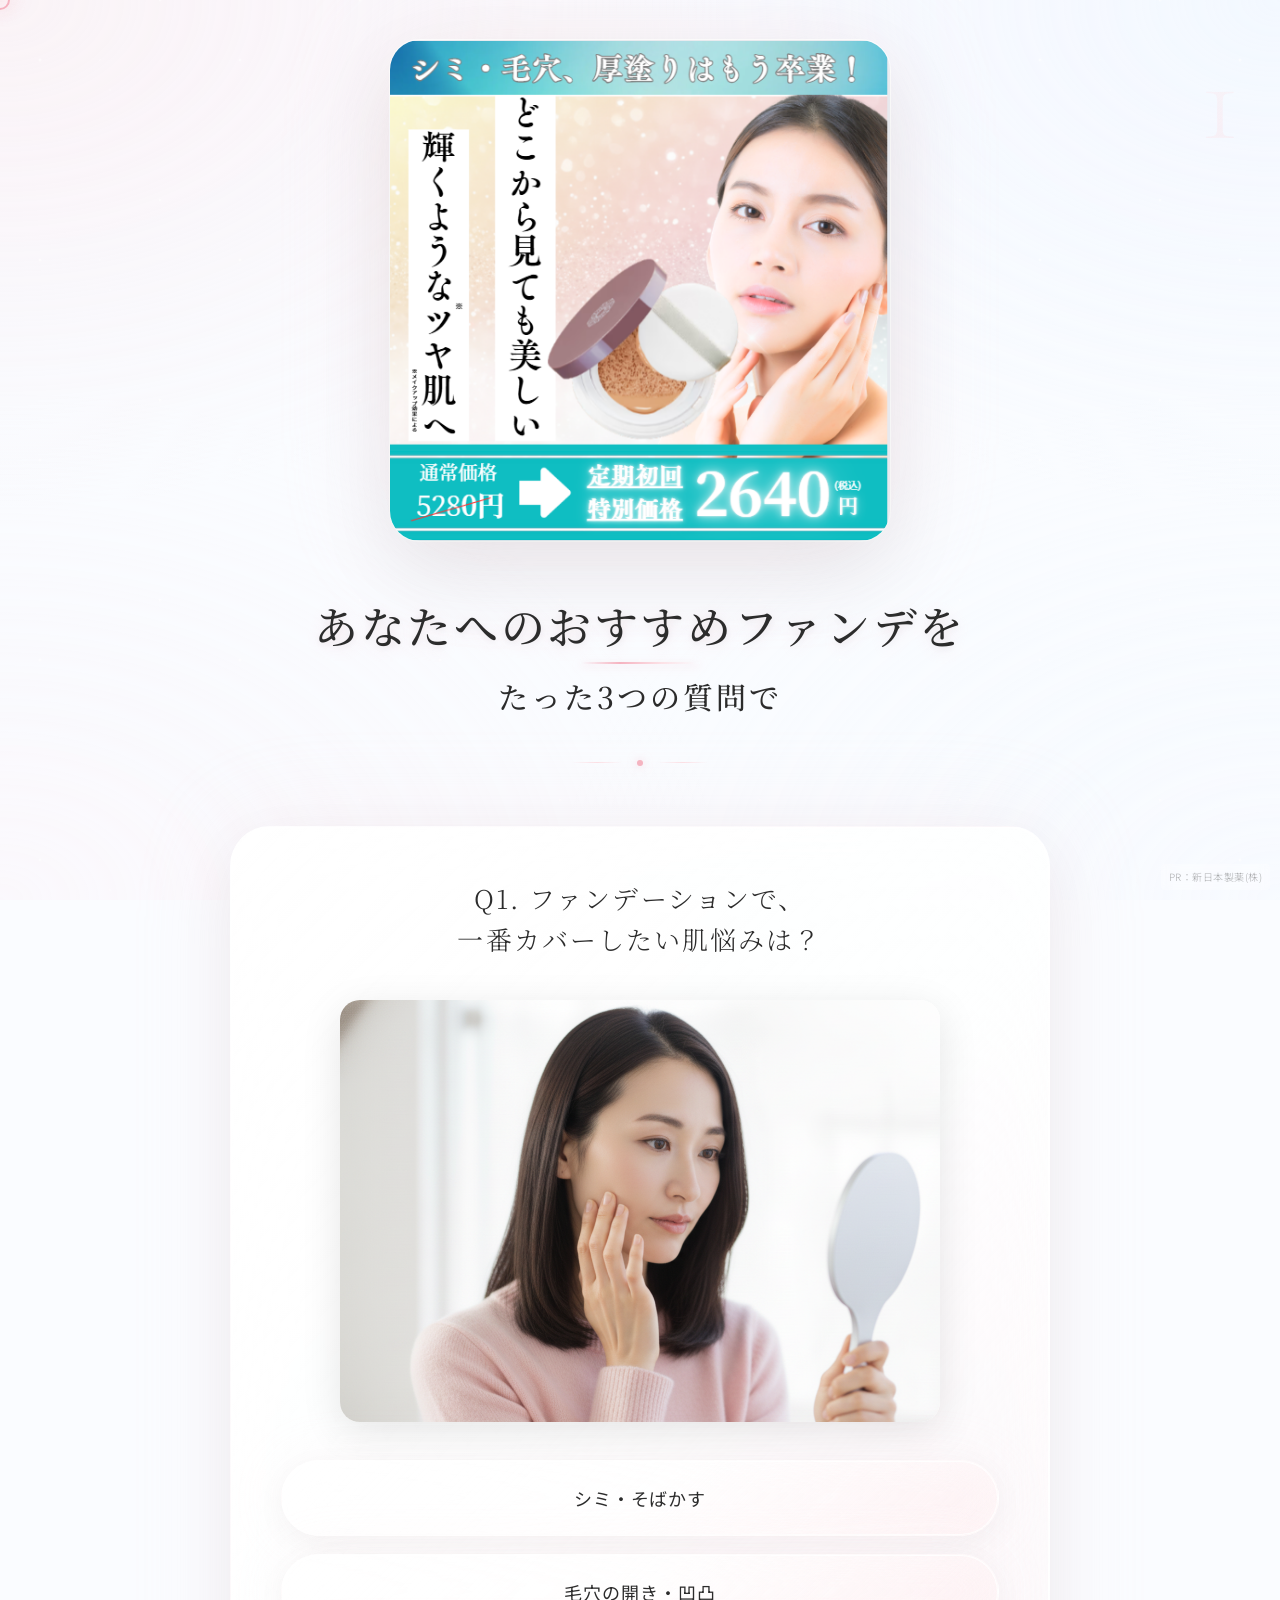
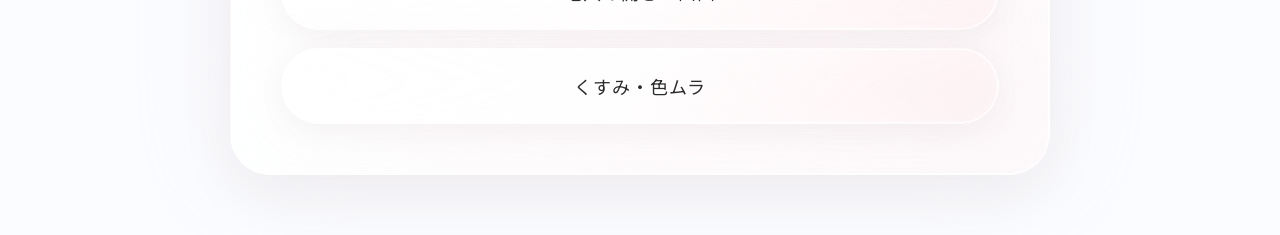
<file: index.html>
<!DOCTYPE html>
<html lang="ja">
<head>
    <meta charset="UTF-8">
    <meta name="viewport" content="width=device-width, initial-scale=1.0">
    <title>パーフェクトワン | たった3つの質問で、ベースメイクの最適解を</title>
    <link rel="stylesheet" href="styles.css">
    <link rel="preconnect" href="https://fonts.googleapis.com">
    <link rel="preconnect" href="https://fonts.gstatic.com" crossorigin>
    <link href="https://fonts.googleapis.com/css2?family=Cormorant+Garamond:wght@300;400;500;600&family=Noto+Serif+JP:wght@200;300;400;500&family=Noto+Sans+JP:wght@100;300;400;500;700&display=swap" rel="stylesheet">
    
    <!-- Meta Pixel Code -->
    <script>
    !function(f,b,e,v,n,t,s)
    {if(f.fbq)return;n=f.fbq=function(){n.callMethod?
    n.callMethod.apply(n,arguments):n.queue.push(arguments)};
    if(!f._fbq)f._fbq=n;n.push=n;n.loaded=!0;n.version='2.0';
    n.queue=[];t=b.createElement(e);t.async=!0;
    t.src=v;s=b.getElementsByTagName(e)[0];
    s.parentNode.insertBefore(t,s)}(window, document,'script',
    'https://connect.facebook.net/en_US/fbevents.js');
    fbq('init', '1067499045293329');
    fbq('track', 'PageView');
    </script>
    <noscript><img height="1" width="1" style="display:none"
    src="https://www.facebook.com/tr?id=1067499045293329&ev=PageView&noscript=1"
    /></noscript>
    <!-- End Meta Pixel Code -->
</head>
<body>
    <div id="app">
        <section id="section1" class="section active">
            <div class="container">
                <div class="main-visual">
                    <a href="https://www.shinnihonseiyaku.co.jp/lp/promotion/cosme/2375b_19/" class="product-link" target="_blank" rel="noopener noreferrer">
                        <img src="public/perfect-one-cushion.png" alt="パーフェクトワン グロウ＆カバークッションファンデーション" class="product-image">
                    </a>
                </div>
                <div class="main-copy-container">
                    <h1 class="main-copy">
                        <span class="copy-line1">あなたへのおすすめ<br class="sp-only">ファンデを</span>
                        <span class="copy-line2">たった3つの質問で</span>
                    </h1>
                    <div class="copy-decoration">
                        <span class="deco-line"></span>
                        <span class="deco-dot"></span>
                        <span class="deco-line"></span>
                    </div>
                </div>
                <div class="question-area">
                    <h2 class="question-title">Q1. ファンデーションで、<br>一番カバーしたい肌悩みは？</h2>
                    <div class="question-image-container">
                        <img src="public/question-image.png" alt="肌悩み" class="question-image">
                    </div>
                    <div class="options">
                        <button class="option-button q1-a" data-answer="A" onclick="selectAnswer(1, 'A')">
                            <span class="option-label">シミ・そばかす</span>
                        </button>
                        <button class="option-button q1-b" data-answer="B" onclick="selectAnswer(1, 'B')">
                            <span class="option-label">毛穴の開き・凹凸</span>
                        </button>
                        <button class="option-button q1-c" data-answer="C" onclick="selectAnswer(1, 'C')">
                            <span class="option-label">くすみ・色ムラ</span>
                        </button>
                    </div>
                </div>
            </div>
        </section>

        <section id="section2" class="section">
            <div class="container">
                <div class="progress-bar">
                    <span class="progress-text">Q2 / 全3問</span>
                    <div class="progress-track">
                        <div class="progress-fill" style="width: 66.67%;"></div>
                    </div>
                </div>
                <div class="question-area">
                    <h2 class="question-title">Q2. ファンデーションに、<br>本当に求めることは？</h2>
                    <div class="question-image-container">
                        <img src="public/question-image-q2.png" alt="ファンデーションに求めること" class="question-image question-image-q2">
                    </div>
                    <div class="options">
                        <button class="option-button q2-a" data-answer="A" onclick="selectAnswer(2, 'A')">
                            <span class="option-label">テクニックいらずの手軽さ</span>
                        </button>
                        <button class="option-button q2-b" data-answer="B" onclick="selectAnswer(2, 'B')">
                            <span class="option-label">カバー力と<br>軽い付け心地の両立</span>
                        </button>
                        <button class="option-button q2-c" data-answer="C" onclick="selectAnswer(2, 'C')">
                            <span class="option-label">メイク中のスキンケア効果</span>
                        </button>
                    </div>
                </div>
            </div>
        </section>

        <section id="section3" class="section">
            <div class="container">
                <div class="progress-bar">
                    <span class="progress-text">Q3 / 全3問</span>
                    <div class="progress-track">
                        <div class="progress-fill" style="width: 100%;"></div>
                    </div>
                </div>
                <div class="question-area">
                    <h2 class="question-title">Q3. あなたが目指す、<br>理想の仕上がりは？</h2>
                    <div class="question-image-container">
                        <img src="public/question-image-q3.png" alt="理想の仕上がり" class="question-image">
                    </div>
                    <div class="options">
                        <button class="option-button q3-a" data-answer="A" onclick="selectAnswer(3, 'A')">
                            <span class="option-label">うるおいに満ちたツヤ肌</span>
                        </button>
                        <button class="option-button q3-b" data-answer="B" onclick="selectAnswer(3, 'B')">
                            <span class="option-label">なめらかで均一な陶器肌</span>
                        </button>
                        <button class="option-button q3-c" data-answer="C" onclick="selectAnswer(3, 'C')">
                            <span class="option-label">肌悩みをカバーしながらも<br class="sp-only">血色感がプラスされた肌</span>
                        </button>
                    </div>
                </div>
            </div>
        </section>

        <section id="loading-section" class="section">
            <div class="container">
                <div class="loading-content">
                    <p class="thank-you">ありがとうございます。</p>
                    <p class="leading-text">では、そんなあなたへ...</p>
                    <div class="loading-animation">
                        <div class="ripple-container">
                            <div class="ripple"></div>
                            <div class="ripple"></div>
                            <div class="ripple"></div>
                        </div>
                    </div>
                    <p class="loading-text">最適なご提案を準備しています...</p>
                </div>
            </div>
        </section>
    </div>

    <!-- PR表記 -->
    <footer class="pr-footer">
        <p>PR：新日本製薬(株)</p>
    </footer>

    <script src="script.js"></script>
</body>
</html>
</file>
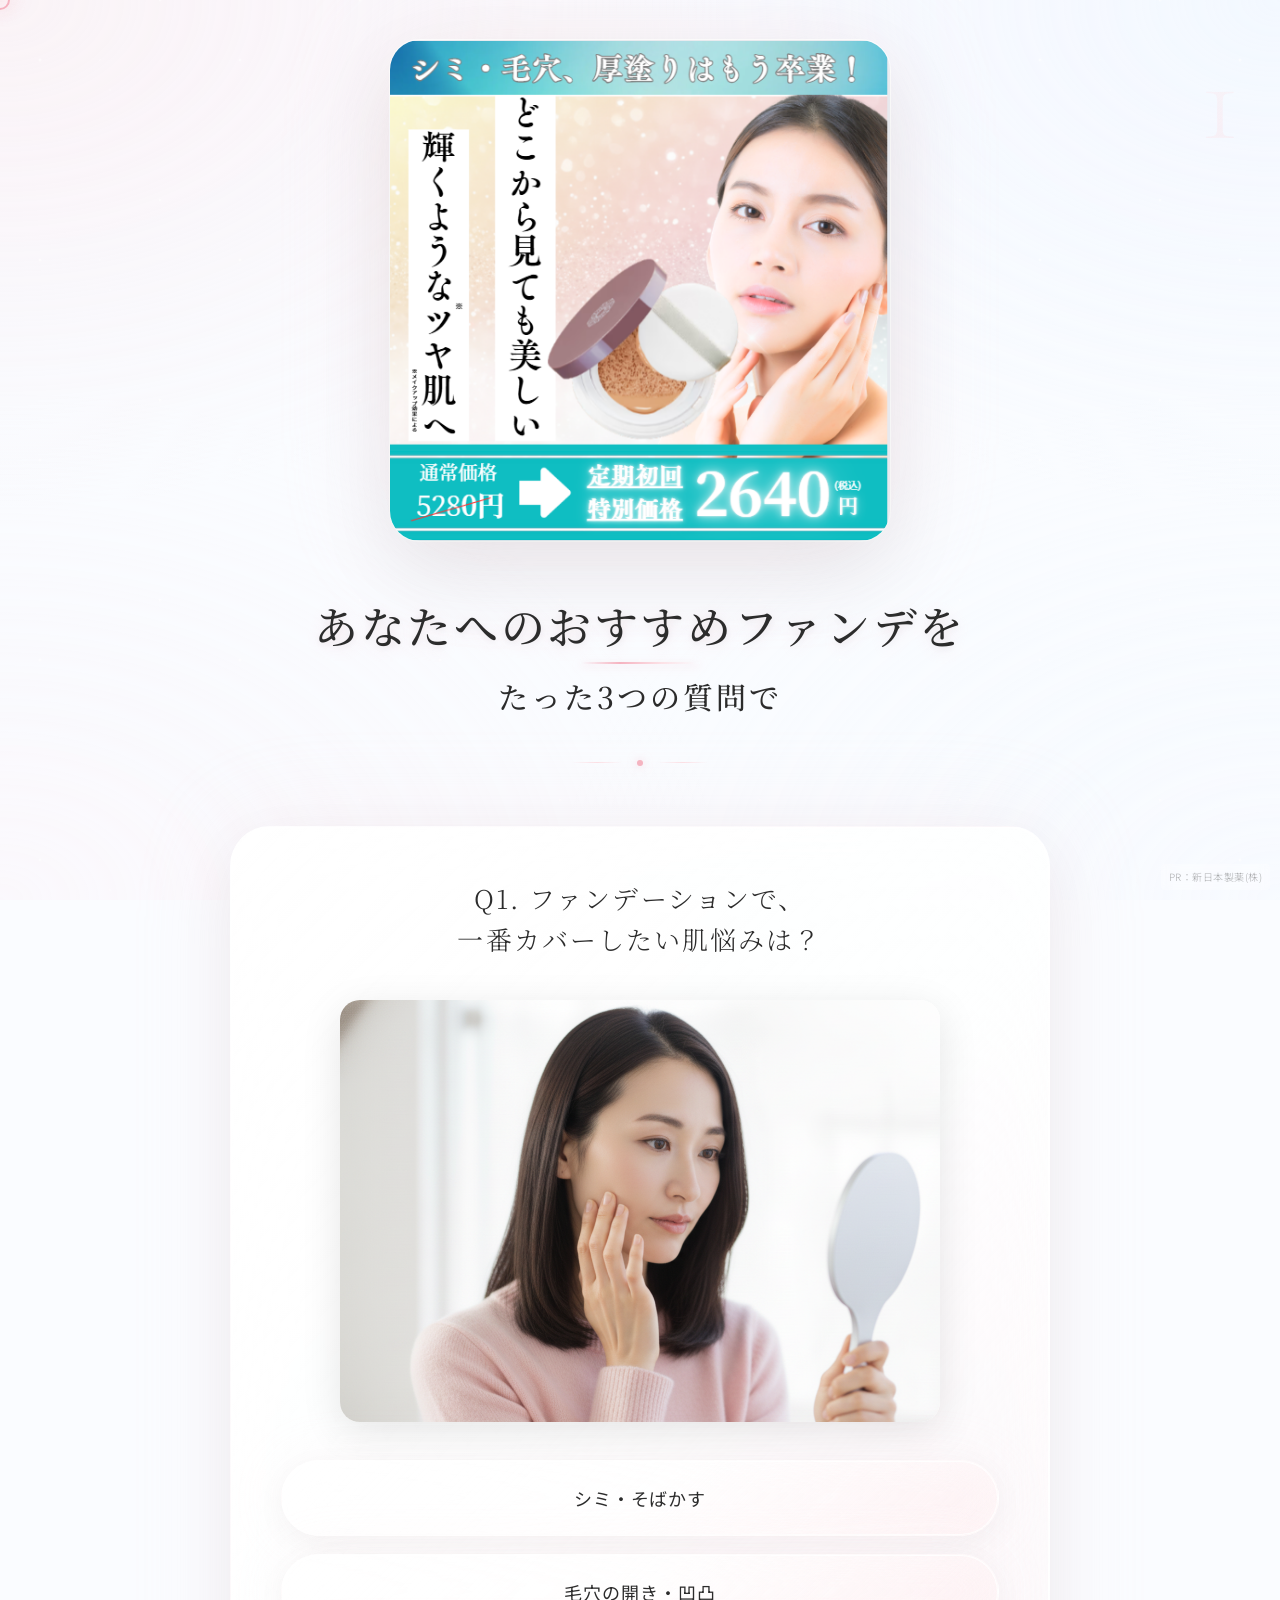
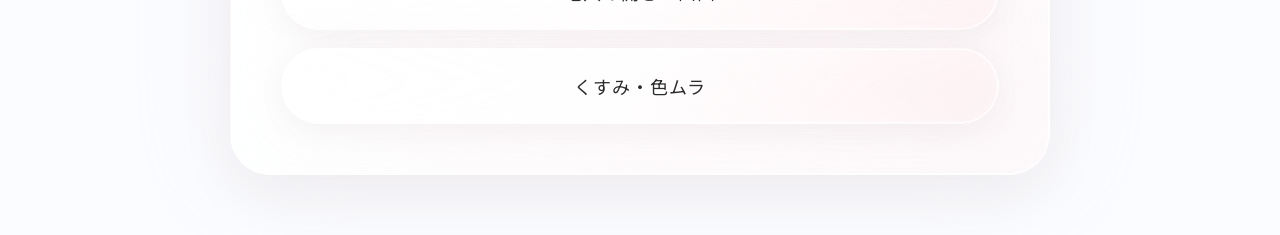
<file: cushion-anketo-1/index.html>
<!DOCTYPE html>
<html lang="ja">
<head>
    <meta charset="UTF-8">
    <meta name="viewport" content="width=device-width, initial-scale=1.0">
    <title>パーフェクトワン | たった3つの質問で、ベースメイクの最適解を</title>
    <link rel="stylesheet" href="../cushion-anketo-common/styles.css">
    <link rel="preconnect" href="https://fonts.googleapis.com">
    <link rel="preconnect" href="https://fonts.gstatic.com" crossorigin>
    <link href="https://fonts.googleapis.com/css2?family=Cormorant+Garamond:wght@300;400;500;600&family=Noto+Serif+JP:wght@200;300;400;500&family=Noto+Sans+JP:wght@100;300;400;500;700&display=swap" rel="stylesheet">
    
    <!-- Meta Pixel Code -->
    <script>
    !function(f,b,e,v,n,t,s)
    {if(f.fbq)return;n=f.fbq=function(){n.callMethod?
    n.callMethod.apply(n,arguments):n.queue.push(arguments)};
    if(!f._fbq)f._fbq=n;n.push=n;n.loaded=!0;n.version='2.0';
    n.queue=[];t=b.createElement(e);t.async=!0;
    t.src=v;s=b.getElementsByTagName(e)[0];
    s.parentNode.insertBefore(t,s)}(window, document,'script',
    'https://connect.facebook.net/en_US/fbevents.js');
    fbq('init', '1067499045293329');
    fbq('track', 'PageView');
    </script>
    <noscript><img height="1" width="1" style="display:none"
    src="https://www.facebook.com/tr?id=1067499045293329&ev=PageView&noscript=1"
    /></noscript>
    <!-- End Meta Pixel Code -->
</head>
<body data-sales-link="https://greatasp.com/link.php?i=pi7o66ridb7f&m=mi6f5xl5wn0u">
    <div id="app">
        <section id="section1" class="section active">
            <div class="container">
                <div class="main-visual">
                    <a href="https://greatasp.com/link.php?i=pi7o66ridb7f&m=mi6f5xl5wn0u" class="product-link" target="_blank" rel="noopener noreferrer">
                        <img src="../cushion-anketo-common/public/perfect-one-cushion.png" alt="パーフェクトワン グロウ＆カバークッションファンデーション" class="product-image">
                    </a>
                </div>
                <div class="main-copy-container">
                    <h1 class="main-copy">
                        <span class="copy-line1">あなたへのおすすめ<br class="sp-only">ファンデを</span>
                        <span class="copy-line2">たった3つの質問で</span>
                    </h1>
                    <div class="copy-decoration">
                        <span class="deco-line"></span>
                        <span class="deco-dot"></span>
                        <span class="deco-line"></span>
                    </div>
                </div>
                <div class="question-area">
                    <h2 class="question-title">Q1. ファンデーションで、<br>一番カバーしたい肌悩みは？</h2>
                    <div class="question-image-container">
                        <img src="../cushion-anketo-common/public/question-image.png" alt="肌悩み" class="question-image">
                    </div>
                    <div class="options">
                        <button class="option-button q1-a" data-answer="A" onclick="selectAnswer(1, 'A')">
                            <span class="option-label">シミ・そばかす</span>
                        </button>
                        <button class="option-button q1-b" data-answer="B" onclick="selectAnswer(1, 'B')">
                            <span class="option-label">毛穴の開き・凹凸</span>
                        </button>
                        <button class="option-button q1-c" data-answer="C" onclick="selectAnswer(1, 'C')">
                            <span class="option-label">くすみ・色ムラ</span>
                        </button>
                    </div>
                </div>
            </div>
        </section>

        <section id="section2" class="section">
            <div class="container">
                <div class="progress-bar">
                    <span class="progress-text">Q2 / 全3問</span>
                    <div class="progress-track">
                        <div class="progress-fill" style="width: 66.67%;"></div>
                    </div>
                </div>
                <div class="question-area">
                    <h2 class="question-title">Q2. ファンデーションに、<br>本当に求めることは？</h2>
                    <div class="question-image-container">
                        <img src="../cushion-anketo-common/public/question-image-q2.png" alt="ファンデーションに求めること" class="question-image question-image-q2">
                    </div>
                    <div class="options">
                        <button class="option-button q2-a" data-answer="A" onclick="selectAnswer(2, 'A')">
                            <span class="option-label">テクニックいらずの手軽さ</span>
                        </button>
                        <button class="option-button q2-b" data-answer="B" onclick="selectAnswer(2, 'B')">
                            <span class="option-label">カバー力と<br>軽い付け心地の両立</span>
                        </button>
                        <button class="option-button q2-c" data-answer="C" onclick="selectAnswer(2, 'C')">
                            <span class="option-label">メイク中のスキンケア効果</span>
                        </button>
                    </div>
                </div>
            </div>
        </section>

        <section id="section3" class="section">
            <div class="container">
                <div class="progress-bar">
                    <span class="progress-text">Q3 / 全3問</span>
                    <div class="progress-track">
                        <div class="progress-fill" style="width: 100%;"></div>
                    </div>
                </div>
                <div class="question-area">
                    <h2 class="question-title">Q3. あなたが目指す、<br>理想の仕上がりは？</h2>
                    <div class="question-image-container">
                        <img src="../cushion-anketo-common/public/question-image-q3.png" alt="理想の仕上がり" class="question-image">
                    </div>
                    <div class="options">
                        <button class="option-button q3-a" data-answer="A" onclick="selectAnswer(3, 'A')">
                            <span class="option-label">うるおいに満ちたツヤ肌</span>
                        </button>
                        <button class="option-button q3-b" data-answer="B" onclick="selectAnswer(3, 'B')">
                            <span class="option-label">なめらかで均一な陶器肌</span>
                        </button>
                        <button class="option-button q3-c" data-answer="C" onclick="selectAnswer(3, 'C')">
                            <span class="option-label">肌悩みをカバーしながらも<br class="sp-only">血色感がプラスされた肌</span>
                        </button>
                    </div>
                </div>
            </div>
        </section>

        <section id="loading-section" class="section">
            <div class="container">
                <div class="loading-content">
                    <p class="thank-you">ありがとうございます。</p>
                    <p class="leading-text">では、そんなあなたへ...</p>
                    <div class="loading-animation">
                        <div class="ripple-container">
                            <div class="ripple"></div>
                            <div class="ripple"></div>
                            <div class="ripple"></div>
                        </div>
                    </div>
                    <p class="loading-text">最適なご提案を準備しています...</p>
                </div>
            </div>
        </section>
    </div>

    <!-- PR表記 -->
    <footer class="pr-footer">
        <p>PR：新日本製薬(株)</p>
    </footer>

    <script src="../cushion-anketo-common/script.js"></script>
</body>
</html>
</file>
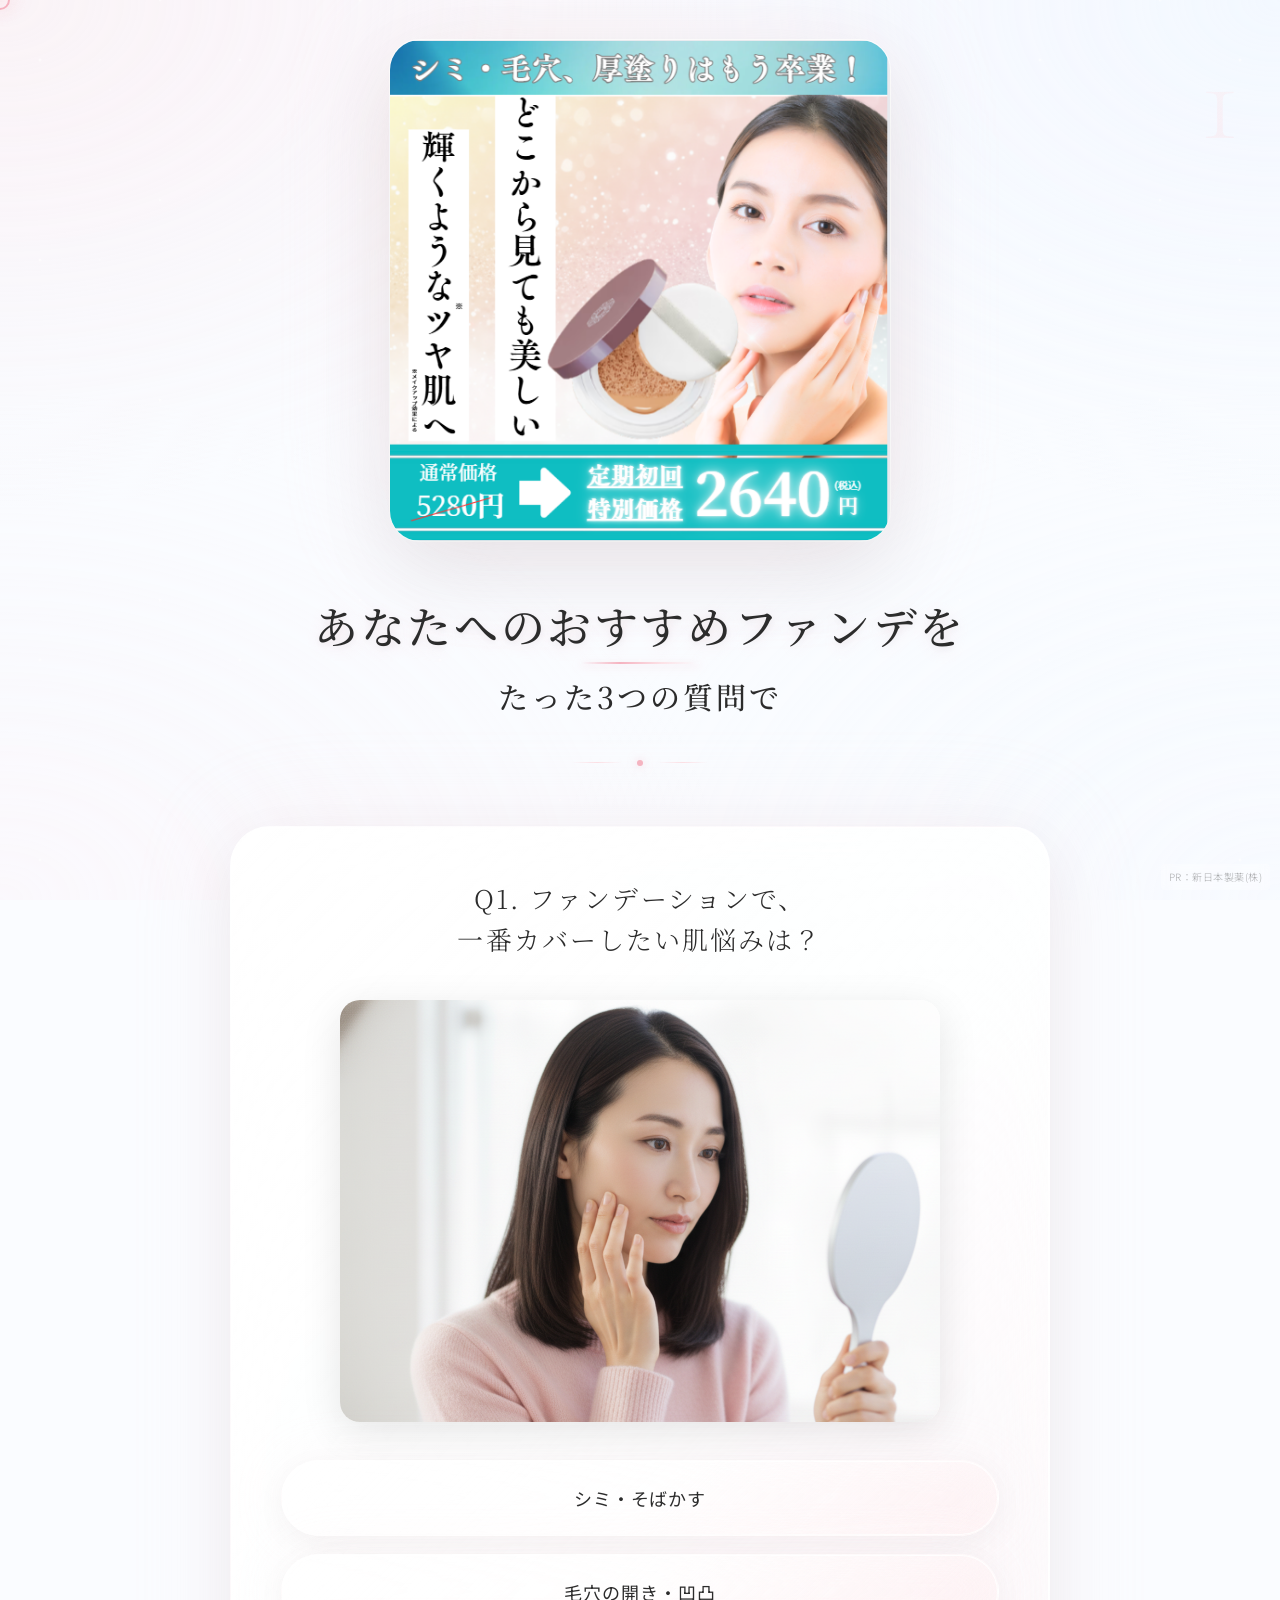
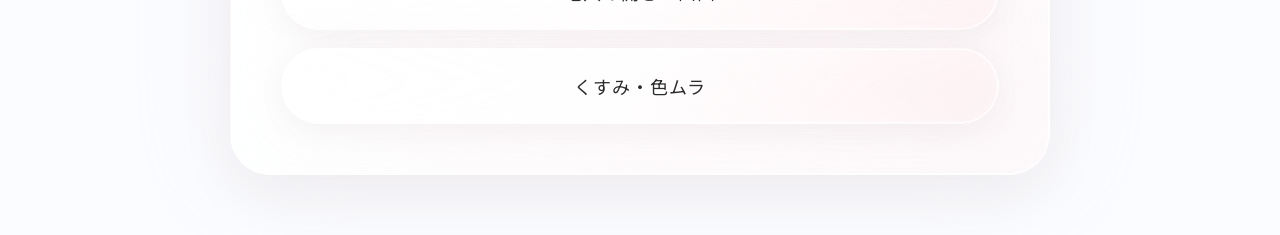
<file: cushion-anketo-2/index.html>
<!DOCTYPE html>
<html lang="ja">
<head>
    <meta charset="UTF-8">
    <meta name="viewport" content="width=device-width, initial-scale=1.0">
    <title>パーフェクトワン | たった3つの質問で、ベースメイクの最適解を</title>
    <link rel="stylesheet" href="../cushion-anketo-common/styles.css">
    <link rel="preconnect" href="https://fonts.googleapis.com">
    <link rel="preconnect" href="https://fonts.gstatic.com" crossorigin>
    <link href="https://fonts.googleapis.com/css2?family=Cormorant+Garamond:wght@300;400;500;600&family=Noto+Serif+JP:wght@200;300;400;500&family=Noto+Sans+JP:wght@100;300;400;500;700&display=swap" rel="stylesheet">
    
    <!-- Meta Pixel Code -->
    <script>
    !function(f,b,e,v,n,t,s)
    {if(f.fbq)return;n=f.fbq=function(){n.callMethod?
    n.callMethod.apply(n,arguments):n.queue.push(arguments)};
    if(!f._fbq)f._fbq=n;n.push=n;n.loaded=!0;n.version='2.0';
    n.queue=[];t=b.createElement(e);t.async=!0;
    t.src=v;s=b.getElementsByTagName(e)[0];
    s.parentNode.insertBefore(t,s)}(window, document,'script',
    'https://connect.facebook.net/en_US/fbevents.js');
    fbq('init', '1067499045293329');
    fbq('track', 'PageView');
    </script>
    <noscript><img height="1" width="1" style="display:none"
    src="https://www.facebook.com/tr?id=1067499045293329&ev=PageView&noscript=1"
    /></noscript>
    <!-- End Meta Pixel Code -->
</head>
<body data-sales-link="https://greatasp.com/link.php?i=pi7o6beemjrm&m=mi73szi7s9zb">
    <div id="app">
        <section id="section1" class="section active">
            <div class="container">
                <div class="main-visual">
                    <a href="https://greatasp.com/link.php?i=pi7o6beemjrm&m=mi73szi7s9zb" class="product-link" target="_blank" rel="noopener noreferrer">
                        <img src="../cushion-anketo-common/public/perfect-one-cushion.png" alt="パーフェクトワン グロウ＆カバークッションファンデーション" class="product-image">
                    </a>
                </div>
                <div class="main-copy-container">
                    <h1 class="main-copy">
                        <span class="copy-line1">あなたへのおすすめ<br class="sp-only">ファンデを</span>
                        <span class="copy-line2">たった3つの質問で</span>
                    </h1>
                    <div class="copy-decoration">
                        <span class="deco-line"></span>
                        <span class="deco-dot"></span>
                        <span class="deco-line"></span>
                    </div>
                </div>
                <div class="question-area">
                    <h2 class="question-title">Q1. ファンデーションで、<br>一番カバーしたい肌悩みは？</h2>
                    <div class="question-image-container">
                        <img src="../cushion-anketo-common/public/question-image.png" alt="肌悩み" class="question-image">
                    </div>
                    <div class="options">
                        <button class="option-button q1-a" data-answer="A" onclick="selectAnswer(1, 'A')">
                            <span class="option-label">シミ・そばかす</span>
                        </button>
                        <button class="option-button q1-b" data-answer="B" onclick="selectAnswer(1, 'B')">
                            <span class="option-label">毛穴の開き・凹凸</span>
                        </button>
                        <button class="option-button q1-c" data-answer="C" onclick="selectAnswer(1, 'C')">
                            <span class="option-label">くすみ・色ムラ</span>
                        </button>
                    </div>
                </div>
            </div>
        </section>

        <section id="section2" class="section">
            <div class="container">
                <div class="progress-bar">
                    <span class="progress-text">Q2 / 全3問</span>
                    <div class="progress-track">
                        <div class="progress-fill" style="width: 66.67%;"></div>
                    </div>
                </div>
                <div class="question-area">
                    <h2 class="question-title">Q2. ファンデーションに、<br>本当に求めることは？</h2>
                    <div class="question-image-container">
                        <img src="../cushion-anketo-common/public/question-image-q2.png" alt="ファンデーションに求めること" class="question-image question-image-q2">
                    </div>
                    <div class="options">
                        <button class="option-button q2-a" data-answer="A" onclick="selectAnswer(2, 'A')">
                            <span class="option-label">テクニックいらずの手軽さ</span>
                        </button>
                        <button class="option-button q2-b" data-answer="B" onclick="selectAnswer(2, 'B')">
                            <span class="option-label">カバー力と<br>軽い付け心地の両立</span>
                        </button>
                        <button class="option-button q2-c" data-answer="C" onclick="selectAnswer(2, 'C')">
                            <span class="option-label">メイク中のスキンケア効果</span>
                        </button>
                    </div>
                </div>
            </div>
        </section>

        <section id="section3" class="section">
            <div class="container">
                <div class="progress-bar">
                    <span class="progress-text">Q3 / 全3問</span>
                    <div class="progress-track">
                        <div class="progress-fill" style="width: 100%;"></div>
                    </div>
                </div>
                <div class="question-area">
                    <h2 class="question-title">Q3. あなたが目指す、<br>理想の仕上がりは？</h2>
                    <div class="question-image-container">
                        <img src="../cushion-anketo-common/public/question-image-q3.png" alt="理想の仕上がり" class="question-image">
                    </div>
                    <div class="options">
                        <button class="option-button q3-a" data-answer="A" onclick="selectAnswer(3, 'A')">
                            <span class="option-label">うるおいに満ちたツヤ肌</span>
                        </button>
                        <button class="option-button q3-b" data-answer="B" onclick="selectAnswer(3, 'B')">
                            <span class="option-label">なめらかで均一な陶器肌</span>
                        </button>
                        <button class="option-button q3-c" data-answer="C" onclick="selectAnswer(3, 'C')">
                            <span class="option-label">肌悩みをカバーしながらも<br class="sp-only">血色感がプラスされた肌</span>
                        </button>
                    </div>
                </div>
            </div>
        </section>

        <section id="loading-section" class="section">
            <div class="container">
                <div class="loading-content">
                    <p class="thank-you">ありがとうございます。</p>
                    <p class="leading-text">では、そんなあなたへ...</p>
                    <div class="loading-animation">
                        <div class="ripple-container">
                            <div class="ripple"></div>
                            <div class="ripple"></div>
                            <div class="ripple"></div>
                        </div>
                    </div>
                    <p class="loading-text">最適なご提案を準備しています...</p>
                </div>
            </div>
        </section>
    </div>

    <!-- PR表記 -->
    <footer class="pr-footer">
        <p>PR：新日本製薬(株)</p>
    </footer>

    <script src="../cushion-anketo-common/script.js"></script>
</body>
</html>
</file>
<file: styles.css>
* {
    margin: 0;
    padding: 0;
    box-sizing: border-box;
}

:root {
    --primary-color: #ffffff;
    --accent-color: #fce0e5;
    --accent-light: #fff5f7;
    --accent-dark: #f5b3c0;
    --accent-gradient: linear-gradient(135deg, #fff0f3 0%, #fce0e5 50%, #f5b3c0 100%);
    --premium-gradient: linear-gradient(135deg, #fafcff 0%, #f5f9ff 25%, #fff5f8 75%, #fce0e5 100%);
    --glass-gradient: linear-gradient(135deg, rgba(255,255,255,0.9) 0%, rgba(255,255,255,0.7) 50%, rgba(252,224,229,0.3) 100%);
    --shine-gradient: linear-gradient(45deg, transparent 30%, rgba(255,255,255,0.8) 50%, transparent 70%);
    --text-primary: #2c2c2c;
    --text-secondary: #5a5a5a;
    --border-color: rgba(255, 255, 255, 0.3);
    --glass-bg: rgba(255, 255, 255, 0.85);
    --shadow-light: 0 10px 40px rgba(252, 224, 229, 0.3);
    --shadow-medium: 0 20px 60px rgba(252, 224, 229, 0.4);
    --shadow-glow: 0 0 80px rgba(252, 224, 229, 0.6);
    --backdrop-blur: blur(20px);
}

body {
    font-family: 'Noto Sans JP', 'Cormorant Garamond', -apple-system, BlinkMacSystemFont, sans-serif;
    background: #fafcff;
    color: var(--text-primary);
    line-height: 1.8;
    overflow-x: hidden;
    min-height: 100vh;
    position: relative;
    cursor: none;
    font-weight: 300;
    letter-spacing: 0.02em;
}

/* タッチデバイスではデフォルトカーソル */
@media (hover: none) and (pointer: coarse) {
    body {
        cursor: auto;
    }
    .cursor, .cursor-follower {
        display: none;
    }
}

/* 背景の水彩エフェクト */
body::before {
    content: '';
    position: fixed;
    top: 0;
    left: 0;
    right: 0;
    bottom: 0;
    background: 
        radial-gradient(ellipse at top left, rgba(252, 224, 229, 0.4) 0%, transparent 40%),
        radial-gradient(ellipse at top right, rgba(230, 240, 255, 0.4) 0%, transparent 40%),
        radial-gradient(ellipse at bottom left, rgba(255, 240, 245, 0.3) 0%, transparent 40%),
        radial-gradient(ellipse at bottom right, rgba(240, 248, 255, 0.3) 0%, transparent 40%);
    opacity: 0.8;
    z-index: 0;
    animation: watercolor 20s ease-in-out infinite;
}

@keyframes watercolor {
    0%, 100% {
        transform: scale(1) rotate(0deg);
        filter: blur(40px);
    }
    50% {
        transform: scale(1.1) rotate(5deg);
        filter: blur(60px);
    }
}

/* キラキラエフェクト */
body::after {
    content: '';
    position: fixed;
    top: 0;
    left: 0;
    width: 100%;
    height: 100%;
    background-image: 
        radial-gradient(2px 2px at 20% 30%, rgba(255,255,255,0.9), transparent),
        radial-gradient(2px 2px at 60% 70%, rgba(255,255,255,0.8), transparent),
        radial-gradient(1px 1px at 90% 10%, rgba(255,255,255,0.9), transparent),
        radial-gradient(1px 1px at 15% 80%, rgba(255,255,255,0.8), transparent);
    background-size: 200px 200px;
    background-position: 0 0, 40px 60px, 130px 270px, 70px 100px;
    animation: sparkle 10s linear infinite;
    z-index: 1;
    pointer-events: none;
}

@keyframes sparkle {
    to {
        background-position: 200px 0, 240px 60px, 330px 270px, 270px 100px;
    }
}

/* カスタムカーソル */
.cursor {
    position: absolute;
    width: 20px;
    height: 20px;
    border: 2px solid var(--accent-dark);
    background: rgba(252, 224, 229, 0.2);
    border-radius: 50%;
    pointer-events: none;
    z-index: 9999;
    transform: translate(-50%, -50%);
    box-shadow: 
        0 0 20px rgba(252, 224, 229, 0.6),
        inset 0 0 10px rgba(255, 255, 255, 0.3);
    transition: opacity 0.3s ease, border-color 0.3s ease, background-color 0.3s ease, transform 0.3s ease;
    will-change: left, top;
}

.cursor-follower {
    position: absolute;
    width: 40px;
    height: 40px;
    background: radial-gradient(circle, rgba(252, 224, 229, 0.4) 0%, transparent 70%);
    border-radius: 50%;
    pointer-events: none;
    z-index: 9998;
    transform: translate(-50%, -50%);
    filter: blur(4px);
    transition: opacity 0.3s ease;
    will-change: left, top;
}

.cursor.cursor-hover {
    border-color: var(--accent-color);
    background: rgba(252, 224, 229, 0.4);
    transform: translate(-50%, -50%) scale(1.5);
}

.cursor-follower.cursor-hover {
    transform: translate(-50%, -50%) scale(1.2);
    background: radial-gradient(circle, rgba(252, 224, 229, 0.6) 0%, transparent 70%);
}

#app {
    min-height: 100vh;
    position: relative;
    z-index: 2;
}

.section {
    display: none;
    min-height: 100vh;
    padding: 40px 0 60px 0;
    opacity: 0;
    transform: translateY(30px);
    transition: all 0.8s cubic-bezier(0.25, 0.46, 0.45, 0.94);
}

.section.active {
    display: flex;
    align-items: center;
    justify-content: center;
    opacity: 1;
    transform: translateY(0);
    animation: sectionReveal 0.8s cubic-bezier(0.25, 0.46, 0.45, 0.94);
}

@keyframes sectionReveal {
    0% {
        opacity: 0;
        transform: translateY(30px) scale(0.98);
        filter: blur(8px);
    }
    100% {
        opacity: 1;
        transform: translateY(0) scale(1);
        filter: blur(0);
    }
}

.container {
    max-width: 900px;
    margin: 0 auto;
    padding: 0 40px;
    width: 100%;
}

/* 質問番号表示 */
.question-number {
    position: absolute;
    top: 40px;
    right: 40px;
    font-size: 120px;
    font-weight: 100;
    color: transparent;
    font-family: 'Cormorant Garamond', serif;
    line-height: 1;
    z-index: 1;
    background: linear-gradient(135deg, rgba(252, 224, 229, 0.2), rgba(252, 224, 229, 0.4));
    -webkit-background-clip: text;
    background-clip: text;
    animation: numberGlow 3s ease-in-out infinite;
}

@keyframes numberGlow {
    0%, 100% {
        filter: drop-shadow(0 0 20px rgba(252, 224, 229, 0.5));
    }
    50% {
        filter: drop-shadow(0 0 40px rgba(252, 224, 229, 0.8));
    }
}

.main-visual {
    text-align: center;
    margin-bottom: 50px;
    position: relative;
}

.product-image {
    width: 100%;
    max-width: 500px;
    height: auto;
    border-radius: 30px;
    box-shadow: 
        0 30px 80px rgba(0, 0, 0, 0.08),
        0 0 0 1px rgba(255, 255, 255, 0.9),
        inset 0 0 30px rgba(255, 255, 255, 0.5),
        0 0 120px rgba(252, 224, 229, 0.4);
    transition: all 0.6s cubic-bezier(0.25, 0.46, 0.45, 0.94);
    animation: floatImage 8s ease-in-out infinite;
    position: relative;
    overflow: hidden;
}

.product-image::before {
    content: '';
    position: absolute;
    top: -50%;
    left: -50%;
    width: 200%;
    height: 200%;
    background: var(--shine-gradient);
    transform: rotate(45deg);
    animation: imageShine 6s ease-in-out infinite;
}

@keyframes imageShine {
    0%, 100% {
        transform: translateX(-100%) translateY(-100%) rotate(45deg);
    }
    50% {
        transform: translateX(100%) translateY(100%) rotate(45deg);
    }
}

@keyframes floatImage {
    0%, 100% {
        transform: translateY(0);
    }
    25% {
        transform: translateY(-15px);
    }
    75% {
        transform: translateY(-5px);
    }
}

.product-image:hover {
    transform: scale(1.02);
    box-shadow: 
        0 40px 100px rgba(0, 0, 0, 0.1),
        0 0 0 1px rgba(255, 255, 255, 1),
        0 0 150px rgba(252, 224, 229, 0.6);
}

.main-copy-container {
    text-align: center;
    margin-bottom: 60px;
    opacity: 0;
    animation: fadeInUp 1s ease-out 0.3s forwards;
}


.main-copy {
    font-family: 'Noto Serif JP', 'Cormorant Garamond', serif;
    color: var(--text-primary);
    line-height: 1.6;
    margin-bottom: 40px;
    text-align: center;
}

.copy-line1 {
    display: block;
    font-size: clamp(28px, 4.5vw, 44px);
    font-weight: 500;
    letter-spacing: 0.06em;
    margin-bottom: 16px;
    opacity: 0;
    animation: fadeInRight 0.8s ease-out 0.6s forwards;
    color: var(--text-primary);
    text-shadow: 
        0 4px 16px rgba(252, 224, 229, 0.6),
        0 2px 8px rgba(0, 0, 0, 0.08);
    position: relative;
    line-height: 1.2;
}

.copy-line1::after {
    content: '';
    position: absolute;
    bottom: -12px;
    left: 50%;
    transform: translateX(-50%);
    width: 120px;
    height: 2px;
    background: linear-gradient(90deg, transparent, var(--accent-dark), var(--accent-color), transparent);
    opacity: 0;
    animation: fadeIn 1s ease-out 1.2s forwards;
    box-shadow: 0 2px 8px rgba(245, 179, 192, 0.4);
}

.copy-line2 {
    display: block;
    font-size: clamp(22px, 3.5vw, 30px);
    font-weight: 500;
    letter-spacing: 0.1em;
    opacity: 0;
    animation: fadeInLeft 0.8s ease-out 0.9s forwards;
    position: relative;
    color: var(--text-primary);
    margin-top: 20px;
}


@keyframes numberPulse {
    0%, 100% {
        transform: scale(1) translateY(0);
        color: var(--accent-dark);
    }
    50% {
        transform: scale(1.05) translateY(-2px);
        color: var(--accent-color);
    }
}

@keyframes numberGlow {
    0%, 100% {
        opacity: 0.6;
        transform: translate(-50%, -50%) scale(1);
    }
    50% {
        opacity: 0.9;
        transform: translate(-50%, -50%) scale(1.1);
    }
}

.copy-decoration {
    display: flex;
    align-items: center;
    justify-content: center;
    gap: 15px;
    opacity: 0;
    animation: fadeIn 1s ease-out 1.4s forwards;
    margin-top: 30px;
}

.deco-line {
    display: inline-block;
    width: 50px;
    height: 1px;
    background: linear-gradient(90deg, transparent, var(--accent-color), transparent);
    position: relative;
    overflow: hidden;
}

.deco-line::after {
    content: '';
    position: absolute;
    top: 0;
    left: -100%;
    width: 100%;
    height: 100%;
    background: linear-gradient(90deg, transparent, rgba(255,255,255,0.8), transparent);
    animation: lineShine 3s ease-in-out infinite;
}

@keyframes lineShine {
    0% {
        left: -100%;
    }
    50%, 100% {
        left: 100%;
    }
}

.deco-dot {
    display: inline-block;
    width: 6px;
    height: 6px;
    background: var(--accent-dark);
    border-radius: 50%;
    box-shadow: 0 0 10px rgba(245, 179, 192, 0.6);
    animation: dotGlow 2s ease-in-out infinite;
}

@keyframes dotGlow {
    0%, 100% {
        box-shadow: 0 0 10px rgba(245, 179, 192, 0.6);
    }
    50% {
        box-shadow: 0 0 20px rgba(245, 179, 192, 0.9);
    }
}

@keyframes fadeInDown {
    from {
        opacity: 0;
        transform: translateY(-20px);
    }
    to {
        opacity: 1;
        transform: translateY(0);
    }
}

@keyframes fadeInRight {
    from {
        opacity: 0;
        transform: translateX(-30px);
    }
    to {
        opacity: 1;
        transform: translateX(0);
    }
}

@keyframes fadeInLeft {
    from {
        opacity: 0;
        transform: translateX(30px);
    }
    to {
        opacity: 1;
        transform: translateX(0);
    }
}

@keyframes fadeIn {
    from {
        opacity: 0;
    }
    to {
        opacity: 1;
    }
}


.progress-bar {
    margin-bottom: 60px;
    opacity: 0;
    animation: fadeInUp 0.8s ease-out 0.2s forwards;
}

.progress-text {
    display: block;
    text-align: center;
    font-size: 13px;
    color: var(--text-secondary);
    margin-bottom: 20px;
    font-weight: 400;
    letter-spacing: 0.12em;
    text-transform: none;
    font-family: 'Noto Sans JP', sans-serif;
}

.progress-track {
    width: 100%;
    height: 8px;
    background: linear-gradient(90deg, rgba(252, 224, 229, 0.1), rgba(252, 224, 229, 0.2));
    border-radius: 100px;
    overflow: hidden;
    position: relative;
    box-shadow: 
        inset 0 2px 4px rgba(0, 0, 0, 0.05),
        0 0 20px rgba(252, 224, 229, 0.2);
}

.progress-fill {
    height: 100%;
    background: linear-gradient(90deg, #fce0e5 0%, #f5b3c0 50%, #fce0e5 100%);
    background-size: 200% 100%;
    border-radius: 100px;
    transition: width 1s cubic-bezier(0.65, 0, 0.35, 1);
    position: relative;
    box-shadow: 0 0 20px rgba(245, 179, 192, 0.6);
    animation: gradientFlow 3s ease infinite;
}

@keyframes gradientFlow {
    0% {
        background-position: 0% 50%;
    }
    100% {
        background-position: 200% 50%;
    }
}

.progress-fill::after {
    content: '';
    position: absolute;
    top: 0;
    left: 0;
    right: 0;
    bottom: 0;
    background: linear-gradient(90deg, transparent, rgba(255, 255, 255, 0.8), transparent);
    animation: shimmer 2s infinite;
}

@keyframes shimmer {
    0% {
        transform: translateX(-200%);
    }
    100% {
        transform: translateX(200%);
    }
}

.question-area {
    background: var(--glass-gradient);
    backdrop-filter: var(--backdrop-blur);
    padding: 50px;
    border-radius: 40px;
    box-shadow: 
        0 20px 60px rgba(0, 0, 0, 0.05),
        inset 0 0 0 1px rgba(255, 255, 255, 0.9),
        inset 0 0 80px rgba(255, 255, 255, 0.5),
        0 0 100px rgba(252, 224, 229, 0.3);
    border: 1px solid var(--border-color);
    opacity: 0;
    animation: fadeInUp 0.8s ease-out 0.4s forwards;
    position: relative;
    overflow: hidden;
}

.question-area::before {
    content: '';
    position: absolute;
    top: -100%;
    left: -100%;
    width: 300%;
    height: 300%;
    background: radial-gradient(circle, rgba(255, 255, 255, 0.4) 0%, transparent 70%);
    animation: glassRotate 20s linear infinite;
    pointer-events: none;
}

@keyframes glassRotate {
    to {
        transform: rotate(360deg);
    }
}

.question-title {
    font-family: 'Noto Serif JP', serif;
    font-size: clamp(20px, 2.8vw, 26px);
    font-weight: 300;
    text-align: center;
    margin-bottom: 40px;
    color: var(--text-primary);
    letter-spacing: 0.08em;
    line-height: 1.6;
    position: relative;
    z-index: 1;
    white-space: nowrap;
}

.question-image-container {
    text-align: center;
    margin: 30px 0;
    position: relative;
    z-index: 1;
}

.question-image {
    width: 100%;
    max-width: 600px;
    height: auto;
    border-radius: 20px;
    box-shadow: 0 10px 40px rgba(0, 0, 0, 0.1);
}

.question-image-q2 {
    max-width: 350px;
}

/* スマホのみ表示される改行 */
.sp-only {
    display: none;
}

.options {
    display: flex;
    flex-direction: column;
    gap: 18px;
    position: relative;
    z-index: 1;
}

.option-button {
    background: var(--glass-gradient);
    backdrop-filter: var(--backdrop-blur);
    border: 1px solid rgba(255, 255, 255, 0.5);
    border-radius: 60px;
    padding: 24px 40px;
    font-size: 18px;
    font-weight: 400;
    font-family: 'Noto Sans JP', sans-serif;
    color: var(--text-primary);
    cursor: none;
    transition: all 0.35s cubic-bezier(0.25, 0.46, 0.45, 0.94);
    text-align: center;
    position: relative;
    overflow: hidden;
    letter-spacing: 0.05em;
    opacity: 0;
    animation: fadeInUp 0.6s ease-out forwards;
    box-shadow:
        0 8px 32px rgba(0, 0, 0, 0.04),
        inset 0 0 0 1px rgba(255, 255, 255, 0.9),
        inset 0 0 40px rgba(255, 255, 255, 0.3),
        0 0 60px rgba(252, 224, 229, 0.2);
}

.option-button::before {
    content: '';
    position: absolute;
    top: 0;
    left: -100%;
    width: 100%;
    height: 100%;
    background: var(--shine-gradient);
    transition: left 0.5s ease;
}

.option-button:hover::before {
    left: 100%;
}

.option-button:nth-child(1) {
    animation-delay: 0.3s;
}

.option-button:nth-child(2) {
    animation-delay: 0.4s;
}

.option-button:nth-child(3) {
    animation-delay: 0.5s;
}

.option-button:hover {
    transform: translateY(-3px);
    box-shadow: 
        0 12px 40px rgba(0, 0, 0, 0.08),
        inset 0 0 0 1px rgba(255, 255, 255, 1),
        inset 0 0 60px rgba(252, 224, 229, 0.3),
        0 0 80px rgba(252, 224, 229, 0.4);
    border-color: rgba(252, 224, 229, 0.5);
    background: linear-gradient(135deg, rgba(255,255,255,0.95) 0%, rgba(255,255,255,0.8) 50%, rgba(252,224,229,0.4) 100%);
}

.option-button:active {
    transform: translateY(-1px);
}

.option-label {
    position: relative;
    z-index: 1;
    white-space: nowrap;
}

/* ローディング画面 */
.loading-content {
    text-align: center;
    padding: 80px 20px;
    position: relative;
}

.thank-you {
    font-family: 'Cormorant Garamond', 'Noto Serif JP', serif;
    font-size: 36px;
    font-weight: 300;
    color: var(--text-primary);
    margin-bottom: 30px;
    opacity: 0;
    animation: fadeInUp 1s ease-out forwards;
    letter-spacing: 0.1em;
    text-shadow: 0 2px 10px rgba(0, 0, 0, 0.05);
    white-space: nowrap;
}

.leading-text {
    font-family: 'Noto Sans JP', sans-serif;
    font-size: 28px;
    font-weight: 500;
    color: var(--text-primary);
    margin-bottom: 80px;
    opacity: 0;
    animation: fadeInUp 1s ease-out 0.3s forwards;
    letter-spacing: 0.08em;
}

.loading-animation {
    margin: 80px auto;
    position: relative;
    width: 250px;
    height: 250px;
}

.ripple-container {
    position: relative;
    width: 100%;
    height: 100%;
    filter: drop-shadow(0 0 20px rgba(252, 224, 229, 0.5));
}

.ripple {
    position: absolute;
    border: 3px solid;
    border-radius: 50%;
    opacity: 0;
    background: transparent;
    animation: rippleAnimation 4s cubic-bezier(0.25, 0.46, 0.45, 0.94) infinite;
    border-image: linear-gradient(45deg, var(--accent-color), var(--accent-dark)) 1;
}

@keyframes rippleAnimation {
    0% {
        top: 50%;
        left: 50%;
        width: 0;
        height: 0;
        margin-top: 0;
        margin-left: 0;
        opacity: 1;
        filter: blur(0);
    }
    70% {
        opacity: 0.5;
        filter: blur(1px);
    }
    100% {
        top: 50%;
        left: 50%;
        width: 100%;
        height: 100%;
        margin-top: -50%;
        margin-left: -50%;
        opacity: 0;
        filter: blur(2px);
    }
}

.loading-text {
    font-size: 26px;
    font-weight: 500;
    color: var(--text-primary);
    opacity: 0;
    animation: fadeInUp 1s ease-out 0.6s forwards, pulse 2.5s ease-in-out 1.8s infinite;
    letter-spacing: 0.05em;
    white-space: nowrap;
}

@keyframes pulse {
    0%, 100% {
        opacity: 1;
        transform: scale(1);
    }
    50% {
        opacity: 0.8;
        transform: scale(1.02);
    }
}

@keyframes fadeInUp {
    from {
        opacity: 0;
        transform: translateY(40px);
    }
    to {
        opacity: 1;
        transform: translateY(0);
    }
}

.fade-out {
    animation: fadeOut 0.5s cubic-bezier(0.25, 0.46, 0.45, 0.94) forwards;
}

@keyframes fadeOut {
    from {
        opacity: 1;
        transform: translateX(0);
        filter: blur(0);
    }
    to {
        opacity: 0;
        transform: translateX(-20px);
        filter: blur(5px);
    }
}

/* パーティクル */
.particles {
    position: fixed;
    top: 0;
    left: 0;
    width: 100%;
    height: 100%;
    pointer-events: none;
    z-index: 1;
}

.particle {
    position: absolute;
    width: 4px;
    height: 4px;
    background: radial-gradient(circle, rgba(255, 255, 255, 0.9) 0%, rgba(252, 224, 229, 0.6) 100%);
    border-radius: 50%;
    opacity: 0;
    animation: float linear infinite;
    box-shadow: 
        0 0 10px rgba(255, 255, 255, 0.8),
        0 0 20px rgba(252, 224, 229, 0.6);
}

@keyframes float {
    from {
        transform: translateY(100vh) translateX(0) rotate(0deg);
        opacity: 0;
    }
    10% {
        opacity: 1;
    }
    90% {
        opacity: 1;
    }
    to {
        transform: translateY(-100vh) translateX(100px) rotate(720deg);
        opacity: 0;
    }
}

/* 選択されたボタンのキラキラエフェクト */
.selected {
    animation: selectedGlow 0.8s ease-out;
    background: linear-gradient(135deg, var(--accent-light) 0%, var(--accent-color) 50%, var(--accent-dark) 100%) !important;
    color: #fff !important;
    box-shadow: 
        0 12px 40px rgba(245, 179, 192, 0.4),
        inset 0 0 0 1px rgba(255, 255, 255, 0.9),
        inset 0 0 60px rgba(255, 255, 255, 0.3),
        0 0 100px rgba(252, 224, 229, 0.5) !important;
}

@keyframes selectedGlow {
    0% {
        box-shadow: 0 0 0 0 rgba(252, 224, 229, 0.8);
    }
    100% {
        box-shadow: 0 0 0 40px rgba(252, 224, 229, 0);
    }
}

@media (max-width: 768px) {
    .sp-only {
        display: inline;
    }

    .section {
        padding: 30px 0 50px 0;
    }

    .container {
        padding: 0 20px;
    }
    
    .question-number {
        font-size: 80px;
        top: 20px;
        right: 20px;
    }
    
    .product-image {
        max-width: 350px;
    }
    
    .main-visual {
        margin-bottom: 30px;
    }
    
    .main-copy-container {
        margin-bottom: 40px;
    }
    
    .copy-line1 {
        font-size: 28px;
        margin-bottom: 12px;
    }
    
    .copy-line2 {
        font-size: 20px;
        margin-top: 16px;
    }
    
    .copy-decoration {
        margin-top: 20px;
    }
    
    .question-title {
        font-size: 16px;
        margin-bottom: 30px;
        white-space: normal;
        line-height: 1.6;
        padding: 0 10px;
    }

    #section1 .question-title {
        transform: scale(1);
        letter-spacing: 0.05em;
    }

    #section2 .question-title {
        transform: scale(1);
        letter-spacing: 0.05em;
    }

    #section3 .question-title {
        transform: scale(1);
        letter-spacing: 0.05em;
    }
    
    .question-area {
        padding: 35px 20px;
        border-radius: 30px;
        overflow: hidden;
    }
    
    .option-button {
        padding: 20px 35px;
        font-size: 15px;
    }

    .option-button.q1-a .option-label {
        white-space: nowrap;
    }

    .option-button.q1-b .option-label {
        white-space: nowrap;
    }

    .option-button.q1-c .option-label {
        white-space: nowrap;
    }

    .option-button.q2-a .option-label {
        white-space: nowrap;
        transform: scale(0.95);
    }

    .option-button.q2-b .option-label {
        white-space: normal;
        line-height: 1.5;
        transform: scale(0.95);
    }

    .option-button.q2-c .option-label {
        white-space: nowrap;
        transform: scale(0.92);
    }

    .option-button.q3-a .option-label {
        white-space: nowrap;
    }

    .option-button.q3-b .option-label {
        white-space: nowrap;
    }

    .option-button.q3-c .option-label {
        white-space: nowrap;
    }

    .options {
        gap: 16px;
    }
    
    .thank-you {
        font-size: 24px;
        white-space: nowrap;
        letter-spacing: 0.08em;
    }
    
    .leading-text {
        font-size: 18px;
    }
    
    .loading-text {
        font-size: 17px;
        white-space: nowrap;
    }
}

@media (max-width: 480px) {
    .question-title {
        font-size: 15px;
        white-space: normal;
        line-height: 1.6;
    }

    #section1 .question-title {
        transform: scale(1);
        letter-spacing: 0.04em;
    }

    #section2 .question-title {
        transform: scale(1);
        letter-spacing: 0.04em;
    }

    #section3 .question-title {
        transform: scale(1);
        letter-spacing: 0.04em;
    }

    .option-button.q2-a .option-label {
        transform: scale(0.90);
    }

    .option-button.q2-b .option-label {
        transform: scale(0.90);
    }

    .option-button.q2-c .option-label {
        transform: scale(0.88);
    }
    
    .question-area {
        padding: 30px 15px;
    }
    
    .thank-you {
        font-size: 22px;
        transform: scale(0.95);
    }
    
    .loading-text {
        font-size: 16px;
        transform: scale(0.92);
    }
}

@media (max-width: 380px) {
    #section1 .question-title {
        transform: scale(1);
        letter-spacing: 0.03em;
    }

    #section2 .question-title {
        transform: scale(1);
        letter-spacing: 0.03em;
    }

    #section3 .question-title {
        transform: scale(1);
        letter-spacing: 0.03em;
    }

    .option-button.q2-a .option-label {
        transform: scale(0.85);
    }

    .option-button.q2-b .option-label {
        transform: scale(0.85);
    }

    .option-button.q2-c .option-label {
        transform: scale(0.82);
    }
    
    .thank-you {
        font-size: 20px;
        transform: scale(0.85);
        letter-spacing: 0.04em;
    }
    
    .loading-text {
        font-size: 15px;
        transform: scale(0.82);
        letter-spacing: 0.03em;
    }
    
    .leading-text {
        font-size: 17px;
    }
}

@media (max-height: 800px) {
    .section {
        padding: 30px 0 50px 0;
    }
    
    .product-image {
        max-width: 320px;
    }
    
    .main-visual {
        margin-bottom: 20px;
    }
    
    .main-copy-container {
        margin-bottom: 25px;
    }
    
    .copy-line1 {
        font-size: clamp(26px, 4vw, 38px);
    }
    
    .copy-line2 {
        font-size: clamp(18px, 2.8vw, 24px);
    }
    
    .question-area {
        padding: 30px 35px;
    }
    
    .question-title {
        margin-bottom: 25px;
        font-size: clamp(18px, 2.5vw, 24px);
    }
    
    .option-button {
        padding: 16px 35px;
        font-size: 14px;
    }
    
    .options {
        gap: 14px;
    }
    
    .question-number {
        font-size: 100px;
    }
}

@media (prefers-reduced-motion: reduce) {
    * {
        animation-duration: 0.01ms !important;
        animation-iteration-count: 1 !important;
        transition-duration: 0.01ms !important;
    }
}
/* PR表記 */
.pr-footer {
    position: fixed;
    bottom: 10px;
    right: 10px;
    z-index: 1000;
    font-size: 10px;
    color: rgba(44, 44, 44, 0.4);
    font-weight: 300;
    letter-spacing: 0.05em;
    pointer-events: none;
}

.pr-footer p {
    margin: 0;
    padding: 4px 8px;
    background: rgba(255, 255, 255, 0.3);
    border-radius: 4px;
    backdrop-filter: blur(5px);
}

@media (max-width: 768px) {
    .pr-footer {
        font-size: 9px;
        bottom: 8px;
        right: 8px;
    }
    
    .pr-footer p {
        padding: 3px 6px;
    }
}
</file>
<file: cushion-anketo-common/styles.css>
* {
    margin: 0;
    padding: 0;
    box-sizing: border-box;
}

:root {
    --primary-color: #ffffff;
    --accent-color: #fce0e5;
    --accent-light: #fff5f7;
    --accent-dark: #f5b3c0;
    --accent-gradient: linear-gradient(135deg, #fff0f3 0%, #fce0e5 50%, #f5b3c0 100%);
    --premium-gradient: linear-gradient(135deg, #fafcff 0%, #f5f9ff 25%, #fff5f8 75%, #fce0e5 100%);
    --glass-gradient: linear-gradient(135deg, rgba(255,255,255,0.9) 0%, rgba(255,255,255,0.7) 50%, rgba(252,224,229,0.3) 100%);
    --shine-gradient: linear-gradient(45deg, transparent 30%, rgba(255,255,255,0.8) 50%, transparent 70%);
    --text-primary: #2c2c2c;
    --text-secondary: #5a5a5a;
    --border-color: rgba(255, 255, 255, 0.3);
    --glass-bg: rgba(255, 255, 255, 0.85);
    --shadow-light: 0 10px 40px rgba(252, 224, 229, 0.3);
    --shadow-medium: 0 20px 60px rgba(252, 224, 229, 0.4);
    --shadow-glow: 0 0 80px rgba(252, 224, 229, 0.6);
    --backdrop-blur: blur(20px);
}

body {
    font-family: 'Noto Sans JP', 'Cormorant Garamond', -apple-system, BlinkMacSystemFont, sans-serif;
    background: #fafcff;
    color: var(--text-primary);
    line-height: 1.8;
    overflow-x: hidden;
    min-height: 100vh;
    position: relative;
    cursor: none;
    font-weight: 300;
    letter-spacing: 0.02em;
}

/* タッチデバイスではデフォルトカーソル */
@media (hover: none) and (pointer: coarse) {
    body {
        cursor: auto;
    }
    .cursor, .cursor-follower {
        display: none;
    }
}

/* 背景の水彩エフェクト */
body::before {
    content: '';
    position: fixed;
    top: 0;
    left: 0;
    right: 0;
    bottom: 0;
    background: 
        radial-gradient(ellipse at top left, rgba(252, 224, 229, 0.4) 0%, transparent 40%),
        radial-gradient(ellipse at top right, rgba(230, 240, 255, 0.4) 0%, transparent 40%),
        radial-gradient(ellipse at bottom left, rgba(255, 240, 245, 0.3) 0%, transparent 40%),
        radial-gradient(ellipse at bottom right, rgba(240, 248, 255, 0.3) 0%, transparent 40%);
    opacity: 0.8;
    z-index: 0;
    animation: watercolor 20s ease-in-out infinite;
}

@keyframes watercolor {
    0%, 100% {
        transform: scale(1) rotate(0deg);
        filter: blur(40px);
    }
    50% {
        transform: scale(1.1) rotate(5deg);
        filter: blur(60px);
    }
}

/* キラキラエフェクト */
body::after {
    content: '';
    position: fixed;
    top: 0;
    left: 0;
    width: 100%;
    height: 100%;
    background-image: 
        radial-gradient(2px 2px at 20% 30%, rgba(255,255,255,0.9), transparent),
        radial-gradient(2px 2px at 60% 70%, rgba(255,255,255,0.8), transparent),
        radial-gradient(1px 1px at 90% 10%, rgba(255,255,255,0.9), transparent),
        radial-gradient(1px 1px at 15% 80%, rgba(255,255,255,0.8), transparent);
    background-size: 200px 200px;
    background-position: 0 0, 40px 60px, 130px 270px, 70px 100px;
    animation: sparkle 10s linear infinite;
    z-index: 1;
    pointer-events: none;
}

@keyframes sparkle {
    to {
        background-position: 200px 0, 240px 60px, 330px 270px, 270px 100px;
    }
}

/* カスタムカーソル */
.cursor {
    position: absolute;
    width: 20px;
    height: 20px;
    border: 2px solid var(--accent-dark);
    background: rgba(252, 224, 229, 0.2);
    border-radius: 50%;
    pointer-events: none;
    z-index: 9999;
    transform: translate(-50%, -50%);
    box-shadow: 
        0 0 20px rgba(252, 224, 229, 0.6),
        inset 0 0 10px rgba(255, 255, 255, 0.3);
    transition: opacity 0.3s ease, border-color 0.3s ease, background-color 0.3s ease, transform 0.3s ease;
    will-change: left, top;
}

.cursor-follower {
    position: absolute;
    width: 40px;
    height: 40px;
    background: radial-gradient(circle, rgba(252, 224, 229, 0.4) 0%, transparent 70%);
    border-radius: 50%;
    pointer-events: none;
    z-index: 9998;
    transform: translate(-50%, -50%);
    filter: blur(4px);
    transition: opacity 0.3s ease;
    will-change: left, top;
}

.cursor.cursor-hover {
    border-color: var(--accent-color);
    background: rgba(252, 224, 229, 0.4);
    transform: translate(-50%, -50%) scale(1.5);
}

.cursor-follower.cursor-hover {
    transform: translate(-50%, -50%) scale(1.2);
    background: radial-gradient(circle, rgba(252, 224, 229, 0.6) 0%, transparent 70%);
}

#app {
    min-height: 100vh;
    position: relative;
    z-index: 2;
}

.section {
    display: none;
    min-height: 100vh;
    padding: 40px 0 60px 0;
    opacity: 0;
    transform: translateY(30px);
    transition: all 0.8s cubic-bezier(0.25, 0.46, 0.45, 0.94);
}

.section.active {
    display: flex;
    align-items: center;
    justify-content: center;
    opacity: 1;
    transform: translateY(0);
    animation: sectionReveal 0.8s cubic-bezier(0.25, 0.46, 0.45, 0.94);
}

@keyframes sectionReveal {
    0% {
        opacity: 0;
        transform: translateY(30px) scale(0.98);
        filter: blur(8px);
    }
    100% {
        opacity: 1;
        transform: translateY(0) scale(1);
        filter: blur(0);
    }
}

.container {
    max-width: 900px;
    margin: 0 auto;
    padding: 0 40px;
    width: 100%;
}

/* 質問番号表示 */
.question-number {
    position: absolute;
    top: 40px;
    right: 40px;
    font-size: 120px;
    font-weight: 100;
    color: transparent;
    font-family: 'Cormorant Garamond', serif;
    line-height: 1;
    z-index: 1;
    background: linear-gradient(135deg, rgba(252, 224, 229, 0.2), rgba(252, 224, 229, 0.4));
    -webkit-background-clip: text;
    background-clip: text;
    animation: numberGlow 3s ease-in-out infinite;
}

@keyframes numberGlow {
    0%, 100% {
        filter: drop-shadow(0 0 20px rgba(252, 224, 229, 0.5));
    }
    50% {
        filter: drop-shadow(0 0 40px rgba(252, 224, 229, 0.8));
    }
}

.main-visual {
    text-align: center;
    margin-bottom: 50px;
    position: relative;
}

.product-image {
    width: 100%;
    max-width: 500px;
    height: auto;
    border-radius: 30px;
    box-shadow: 
        0 30px 80px rgba(0, 0, 0, 0.08),
        0 0 0 1px rgba(255, 255, 255, 0.9),
        inset 0 0 30px rgba(255, 255, 255, 0.5),
        0 0 120px rgba(252, 224, 229, 0.4);
    transition: all 0.6s cubic-bezier(0.25, 0.46, 0.45, 0.94);
    animation: floatImage 8s ease-in-out infinite;
    position: relative;
    overflow: hidden;
}

.product-image::before {
    content: '';
    position: absolute;
    top: -50%;
    left: -50%;
    width: 200%;
    height: 200%;
    background: var(--shine-gradient);
    transform: rotate(45deg);
    animation: imageShine 6s ease-in-out infinite;
}

@keyframes imageShine {
    0%, 100% {
        transform: translateX(-100%) translateY(-100%) rotate(45deg);
    }
    50% {
        transform: translateX(100%) translateY(100%) rotate(45deg);
    }
}

@keyframes floatImage {
    0%, 100% {
        transform: translateY(0);
    }
    25% {
        transform: translateY(-15px);
    }
    75% {
        transform: translateY(-5px);
    }
}

.product-image:hover {
    transform: scale(1.02);
    box-shadow: 
        0 40px 100px rgba(0, 0, 0, 0.1),
        0 0 0 1px rgba(255, 255, 255, 1),
        0 0 150px rgba(252, 224, 229, 0.6);
}

.main-copy-container {
    text-align: center;
    margin-bottom: 60px;
    opacity: 0;
    animation: fadeInUp 1s ease-out 0.3s forwards;
}


.main-copy {
    font-family: 'Noto Serif JP', 'Cormorant Garamond', serif;
    color: var(--text-primary);
    line-height: 1.6;
    margin-bottom: 40px;
    text-align: center;
}

.copy-line1 {
    display: block;
    font-size: clamp(28px, 4.5vw, 44px);
    font-weight: 500;
    letter-spacing: 0.06em;
    margin-bottom: 16px;
    opacity: 0;
    animation: fadeInRight 0.8s ease-out 0.6s forwards;
    color: var(--text-primary);
    text-shadow: 
        0 4px 16px rgba(252, 224, 229, 0.6),
        0 2px 8px rgba(0, 0, 0, 0.08);
    position: relative;
    line-height: 1.2;
}

.copy-line1::after {
    content: '';
    position: absolute;
    bottom: -12px;
    left: 50%;
    transform: translateX(-50%);
    width: 120px;
    height: 2px;
    background: linear-gradient(90deg, transparent, var(--accent-dark), var(--accent-color), transparent);
    opacity: 0;
    animation: fadeIn 1s ease-out 1.2s forwards;
    box-shadow: 0 2px 8px rgba(245, 179, 192, 0.4);
}

.copy-line2 {
    display: block;
    font-size: clamp(22px, 3.5vw, 30px);
    font-weight: 500;
    letter-spacing: 0.1em;
    opacity: 0;
    animation: fadeInLeft 0.8s ease-out 0.9s forwards;
    position: relative;
    color: var(--text-primary);
    margin-top: 20px;
}


@keyframes numberPulse {
    0%, 100% {
        transform: scale(1) translateY(0);
        color: var(--accent-dark);
    }
    50% {
        transform: scale(1.05) translateY(-2px);
        color: var(--accent-color);
    }
}

@keyframes numberGlow {
    0%, 100% {
        opacity: 0.6;
        transform: translate(-50%, -50%) scale(1);
    }
    50% {
        opacity: 0.9;
        transform: translate(-50%, -50%) scale(1.1);
    }
}

.copy-decoration {
    display: flex;
    align-items: center;
    justify-content: center;
    gap: 15px;
    opacity: 0;
    animation: fadeIn 1s ease-out 1.4s forwards;
    margin-top: 30px;
}

.deco-line {
    display: inline-block;
    width: 50px;
    height: 1px;
    background: linear-gradient(90deg, transparent, var(--accent-color), transparent);
    position: relative;
    overflow: hidden;
}

.deco-line::after {
    content: '';
    position: absolute;
    top: 0;
    left: -100%;
    width: 100%;
    height: 100%;
    background: linear-gradient(90deg, transparent, rgba(255,255,255,0.8), transparent);
    animation: lineShine 3s ease-in-out infinite;
}

@keyframes lineShine {
    0% {
        left: -100%;
    }
    50%, 100% {
        left: 100%;
    }
}

.deco-dot {
    display: inline-block;
    width: 6px;
    height: 6px;
    background: var(--accent-dark);
    border-radius: 50%;
    box-shadow: 0 0 10px rgba(245, 179, 192, 0.6);
    animation: dotGlow 2s ease-in-out infinite;
}

@keyframes dotGlow {
    0%, 100% {
        box-shadow: 0 0 10px rgba(245, 179, 192, 0.6);
    }
    50% {
        box-shadow: 0 0 20px rgba(245, 179, 192, 0.9);
    }
}

@keyframes fadeInDown {
    from {
        opacity: 0;
        transform: translateY(-20px);
    }
    to {
        opacity: 1;
        transform: translateY(0);
    }
}

@keyframes fadeInRight {
    from {
        opacity: 0;
        transform: translateX(-30px);
    }
    to {
        opacity: 1;
        transform: translateX(0);
    }
}

@keyframes fadeInLeft {
    from {
        opacity: 0;
        transform: translateX(30px);
    }
    to {
        opacity: 1;
        transform: translateX(0);
    }
}

@keyframes fadeIn {
    from {
        opacity: 0;
    }
    to {
        opacity: 1;
    }
}


.progress-bar {
    margin-bottom: 60px;
    opacity: 0;
    animation: fadeInUp 0.8s ease-out 0.2s forwards;
}

.progress-text {
    display: block;
    text-align: center;
    font-size: 13px;
    color: var(--text-secondary);
    margin-bottom: 20px;
    font-weight: 400;
    letter-spacing: 0.12em;
    text-transform: none;
    font-family: 'Noto Sans JP', sans-serif;
}

.progress-track {
    width: 100%;
    height: 8px;
    background: linear-gradient(90deg, rgba(252, 224, 229, 0.1), rgba(252, 224, 229, 0.2));
    border-radius: 100px;
    overflow: hidden;
    position: relative;
    box-shadow: 
        inset 0 2px 4px rgba(0, 0, 0, 0.05),
        0 0 20px rgba(252, 224, 229, 0.2);
}

.progress-fill {
    height: 100%;
    background: linear-gradient(90deg, #fce0e5 0%, #f5b3c0 50%, #fce0e5 100%);
    background-size: 200% 100%;
    border-radius: 100px;
    transition: width 1s cubic-bezier(0.65, 0, 0.35, 1);
    position: relative;
    box-shadow: 0 0 20px rgba(245, 179, 192, 0.6);
    animation: gradientFlow 3s ease infinite;
}

@keyframes gradientFlow {
    0% {
        background-position: 0% 50%;
    }
    100% {
        background-position: 200% 50%;
    }
}

.progress-fill::after {
    content: '';
    position: absolute;
    top: 0;
    left: 0;
    right: 0;
    bottom: 0;
    background: linear-gradient(90deg, transparent, rgba(255, 255, 255, 0.8), transparent);
    animation: shimmer 2s infinite;
}

@keyframes shimmer {
    0% {
        transform: translateX(-200%);
    }
    100% {
        transform: translateX(200%);
    }
}

.question-area {
    background: var(--glass-gradient);
    backdrop-filter: var(--backdrop-blur);
    padding: 50px;
    border-radius: 40px;
    box-shadow: 
        0 20px 60px rgba(0, 0, 0, 0.05),
        inset 0 0 0 1px rgba(255, 255, 255, 0.9),
        inset 0 0 80px rgba(255, 255, 255, 0.5),
        0 0 100px rgba(252, 224, 229, 0.3);
    border: 1px solid var(--border-color);
    opacity: 0;
    animation: fadeInUp 0.8s ease-out 0.4s forwards;
    position: relative;
    overflow: hidden;
}

.question-area::before {
    content: '';
    position: absolute;
    top: -100%;
    left: -100%;
    width: 300%;
    height: 300%;
    background: radial-gradient(circle, rgba(255, 255, 255, 0.4) 0%, transparent 70%);
    animation: glassRotate 20s linear infinite;
    pointer-events: none;
}

@keyframes glassRotate {
    to {
        transform: rotate(360deg);
    }
}

.question-title {
    font-family: 'Noto Serif JP', serif;
    font-size: clamp(20px, 2.8vw, 26px);
    font-weight: 300;
    text-align: center;
    margin-bottom: 40px;
    color: var(--text-primary);
    letter-spacing: 0.08em;
    line-height: 1.6;
    position: relative;
    z-index: 1;
    white-space: nowrap;
}

.question-image-container {
    text-align: center;
    margin: 30px 0;
    position: relative;
    z-index: 1;
}

.question-image {
    width: 100%;
    max-width: 600px;
    height: auto;
    border-radius: 20px;
    box-shadow: 0 10px 40px rgba(0, 0, 0, 0.1);
}

.question-image-q2 {
    max-width: 350px;
}

/* スマホのみ表示される改行 */
.sp-only {
    display: none;
}

.options {
    display: flex;
    flex-direction: column;
    gap: 18px;
    position: relative;
    z-index: 1;
}

.option-button {
    background: var(--glass-gradient);
    backdrop-filter: var(--backdrop-blur);
    border: 1px solid rgba(255, 255, 255, 0.5);
    border-radius: 60px;
    padding: 24px 40px;
    font-size: 18px;
    font-weight: 400;
    font-family: 'Noto Sans JP', sans-serif;
    color: var(--text-primary);
    cursor: none;
    transition: all 0.35s cubic-bezier(0.25, 0.46, 0.45, 0.94);
    text-align: center;
    position: relative;
    overflow: hidden;
    letter-spacing: 0.05em;
    opacity: 0;
    animation: fadeInUp 0.6s ease-out forwards;
    box-shadow:
        0 8px 32px rgba(0, 0, 0, 0.04),
        inset 0 0 0 1px rgba(255, 255, 255, 0.9),
        inset 0 0 40px rgba(255, 255, 255, 0.3),
        0 0 60px rgba(252, 224, 229, 0.2);
}

.option-button::before {
    content: '';
    position: absolute;
    top: 0;
    left: -100%;
    width: 100%;
    height: 100%;
    background: var(--shine-gradient);
    transition: left 0.5s ease;
}

.option-button:hover::before {
    left: 100%;
}

.option-button:nth-child(1) {
    animation-delay: 0.3s;
}

.option-button:nth-child(2) {
    animation-delay: 0.4s;
}

.option-button:nth-child(3) {
    animation-delay: 0.5s;
}

.option-button:hover {
    transform: translateY(-3px);
    box-shadow: 
        0 12px 40px rgba(0, 0, 0, 0.08),
        inset 0 0 0 1px rgba(255, 255, 255, 1),
        inset 0 0 60px rgba(252, 224, 229, 0.3),
        0 0 80px rgba(252, 224, 229, 0.4);
    border-color: rgba(252, 224, 229, 0.5);
    background: linear-gradient(135deg, rgba(255,255,255,0.95) 0%, rgba(255,255,255,0.8) 50%, rgba(252,224,229,0.4) 100%);
}

.option-button:active {
    transform: translateY(-1px);
}

.option-label {
    position: relative;
    z-index: 1;
    white-space: nowrap;
}

/* ローディング画面 */
.loading-content {
    text-align: center;
    padding: 80px 20px;
    position: relative;
}

.thank-you {
    font-family: 'Cormorant Garamond', 'Noto Serif JP', serif;
    font-size: 36px;
    font-weight: 300;
    color: var(--text-primary);
    margin-bottom: 30px;
    opacity: 0;
    animation: fadeInUp 1s ease-out forwards;
    letter-spacing: 0.1em;
    text-shadow: 0 2px 10px rgba(0, 0, 0, 0.05);
    white-space: nowrap;
}

.leading-text {
    font-family: 'Noto Sans JP', sans-serif;
    font-size: 28px;
    font-weight: 500;
    color: var(--text-primary);
    margin-bottom: 80px;
    opacity: 0;
    animation: fadeInUp 1s ease-out 0.3s forwards;
    letter-spacing: 0.08em;
}

.loading-animation {
    margin: 80px auto;
    position: relative;
    width: 250px;
    height: 250px;
}

.ripple-container {
    position: relative;
    width: 100%;
    height: 100%;
    filter: drop-shadow(0 0 20px rgba(252, 224, 229, 0.5));
}

.ripple {
    position: absolute;
    border: 3px solid;
    border-radius: 50%;
    opacity: 0;
    background: transparent;
    animation: rippleAnimation 4s cubic-bezier(0.25, 0.46, 0.45, 0.94) infinite;
    border-image: linear-gradient(45deg, var(--accent-color), var(--accent-dark)) 1;
}

@keyframes rippleAnimation {
    0% {
        top: 50%;
        left: 50%;
        width: 0;
        height: 0;
        margin-top: 0;
        margin-left: 0;
        opacity: 1;
        filter: blur(0);
    }
    70% {
        opacity: 0.5;
        filter: blur(1px);
    }
    100% {
        top: 50%;
        left: 50%;
        width: 100%;
        height: 100%;
        margin-top: -50%;
        margin-left: -50%;
        opacity: 0;
        filter: blur(2px);
    }
}

.loading-text {
    font-size: 26px;
    font-weight: 500;
    color: var(--text-primary);
    opacity: 0;
    animation: fadeInUp 1s ease-out 0.6s forwards, pulse 2.5s ease-in-out 1.8s infinite;
    letter-spacing: 0.05em;
    white-space: nowrap;
}

@keyframes pulse {
    0%, 100% {
        opacity: 1;
        transform: scale(1);
    }
    50% {
        opacity: 0.8;
        transform: scale(1.02);
    }
}

@keyframes fadeInUp {
    from {
        opacity: 0;
        transform: translateY(40px);
    }
    to {
        opacity: 1;
        transform: translateY(0);
    }
}

.fade-out {
    animation: fadeOut 0.5s cubic-bezier(0.25, 0.46, 0.45, 0.94) forwards;
}

@keyframes fadeOut {
    from {
        opacity: 1;
        transform: translateX(0);
        filter: blur(0);
    }
    to {
        opacity: 0;
        transform: translateX(-20px);
        filter: blur(5px);
    }
}

/* パーティクル */
.particles {
    position: fixed;
    top: 0;
    left: 0;
    width: 100%;
    height: 100%;
    pointer-events: none;
    z-index: 1;
}

.particle {
    position: absolute;
    width: 4px;
    height: 4px;
    background: radial-gradient(circle, rgba(255, 255, 255, 0.9) 0%, rgba(252, 224, 229, 0.6) 100%);
    border-radius: 50%;
    opacity: 0;
    animation: float linear infinite;
    box-shadow: 
        0 0 10px rgba(255, 255, 255, 0.8),
        0 0 20px rgba(252, 224, 229, 0.6);
}

@keyframes float {
    from {
        transform: translateY(100vh) translateX(0) rotate(0deg);
        opacity: 0;
    }
    10% {
        opacity: 1;
    }
    90% {
        opacity: 1;
    }
    to {
        transform: translateY(-100vh) translateX(100px) rotate(720deg);
        opacity: 0;
    }
}

/* 選択されたボタンのキラキラエフェクト */
.selected {
    animation: selectedGlow 0.8s ease-out;
    background: linear-gradient(135deg, var(--accent-light) 0%, var(--accent-color) 50%, var(--accent-dark) 100%) !important;
    color: #fff !important;
    box-shadow: 
        0 12px 40px rgba(245, 179, 192, 0.4),
        inset 0 0 0 1px rgba(255, 255, 255, 0.9),
        inset 0 0 60px rgba(255, 255, 255, 0.3),
        0 0 100px rgba(252, 224, 229, 0.5) !important;
}

@keyframes selectedGlow {
    0% {
        box-shadow: 0 0 0 0 rgba(252, 224, 229, 0.8);
    }
    100% {
        box-shadow: 0 0 0 40px rgba(252, 224, 229, 0);
    }
}

@media (max-width: 768px) {
    .sp-only {
        display: inline;
    }

    .section {
        padding: 30px 0 50px 0;
    }

    .container {
        padding: 0 20px;
    }
    
    .question-number {
        font-size: 80px;
        top: 20px;
        right: 20px;
    }
    
    .product-image {
        max-width: 350px;
    }
    
    .main-visual {
        margin-bottom: 30px;
    }
    
    .main-copy-container {
        margin-bottom: 40px;
    }
    
    .copy-line1 {
        font-size: 28px;
        margin-bottom: 12px;
    }
    
    .copy-line2 {
        font-size: 20px;
        margin-top: 16px;
    }
    
    .copy-decoration {
        margin-top: 20px;
    }
    
    .question-title {
        font-size: 16px;
        margin-bottom: 30px;
        white-space: normal;
        line-height: 1.6;
        padding: 0 10px;
    }

    #section1 .question-title {
        transform: scale(1);
        letter-spacing: 0.05em;
    }

    #section2 .question-title {
        transform: scale(1);
        letter-spacing: 0.05em;
    }

    #section3 .question-title {
        transform: scale(1);
        letter-spacing: 0.05em;
    }
    
    .question-area {
        padding: 35px 20px;
        border-radius: 30px;
        overflow: hidden;
    }
    
    .option-button {
        padding: 20px 35px;
        font-size: 15px;
    }

    .option-button.q1-a .option-label {
        white-space: nowrap;
    }

    .option-button.q1-b .option-label {
        white-space: nowrap;
    }

    .option-button.q1-c .option-label {
        white-space: nowrap;
    }

    .option-button.q2-a .option-label {
        white-space: nowrap;
        transform: scale(0.95);
    }

    .option-button.q2-b .option-label {
        white-space: normal;
        line-height: 1.5;
        transform: scale(0.95);
    }

    .option-button.q2-c .option-label {
        white-space: nowrap;
        transform: scale(0.92);
    }

    .option-button.q3-a .option-label {
        white-space: nowrap;
    }

    .option-button.q3-b .option-label {
        white-space: nowrap;
    }

    .option-button.q3-c .option-label {
        white-space: nowrap;
    }

    .options {
        gap: 16px;
    }
    
    .thank-you {
        font-size: 24px;
        white-space: nowrap;
        letter-spacing: 0.08em;
    }
    
    .leading-text {
        font-size: 18px;
    }
    
    .loading-text {
        font-size: 17px;
        white-space: nowrap;
    }
}

@media (max-width: 480px) {
    .question-title {
        font-size: 15px;
        white-space: normal;
        line-height: 1.6;
    }

    #section1 .question-title {
        transform: scale(1);
        letter-spacing: 0.04em;
    }

    #section2 .question-title {
        transform: scale(1);
        letter-spacing: 0.04em;
    }

    #section3 .question-title {
        transform: scale(1);
        letter-spacing: 0.04em;
    }

    .option-button.q2-a .option-label {
        transform: scale(0.90);
    }

    .option-button.q2-b .option-label {
        transform: scale(0.90);
    }

    .option-button.q2-c .option-label {
        transform: scale(0.88);
    }
    
    .question-area {
        padding: 30px 15px;
    }
    
    .thank-you {
        font-size: 22px;
        transform: scale(0.95);
    }
    
    .loading-text {
        font-size: 16px;
        transform: scale(0.92);
    }
}

@media (max-width: 380px) {
    #section1 .question-title {
        transform: scale(1);
        letter-spacing: 0.03em;
    }

    #section2 .question-title {
        transform: scale(1);
        letter-spacing: 0.03em;
    }

    #section3 .question-title {
        transform: scale(1);
        letter-spacing: 0.03em;
    }

    .option-button.q2-a .option-label {
        transform: scale(0.85);
    }

    .option-button.q2-b .option-label {
        transform: scale(0.85);
    }

    .option-button.q2-c .option-label {
        transform: scale(0.82);
    }
    
    .thank-you {
        font-size: 20px;
        transform: scale(0.85);
        letter-spacing: 0.04em;
    }
    
    .loading-text {
        font-size: 15px;
        transform: scale(0.82);
        letter-spacing: 0.03em;
    }
    
    .leading-text {
        font-size: 17px;
    }
}

@media (max-height: 800px) {
    .section {
        padding: 30px 0 50px 0;
    }
    
    .product-image {
        max-width: 320px;
    }
    
    .main-visual {
        margin-bottom: 20px;
    }
    
    .main-copy-container {
        margin-bottom: 25px;
    }
    
    .copy-line1 {
        font-size: clamp(26px, 4vw, 38px);
    }
    
    .copy-line2 {
        font-size: clamp(18px, 2.8vw, 24px);
    }
    
    .question-area {
        padding: 30px 35px;
    }
    
    .question-title {
        margin-bottom: 25px;
        font-size: clamp(18px, 2.5vw, 24px);
    }
    
    .option-button {
        padding: 16px 35px;
        font-size: 14px;
    }
    
    .options {
        gap: 14px;
    }
    
    .question-number {
        font-size: 100px;
    }
}

@media (prefers-reduced-motion: reduce) {
    * {
        animation-duration: 0.01ms !important;
        animation-iteration-count: 1 !important;
        transition-duration: 0.01ms !important;
    }
}
/* PR表記 */
.pr-footer {
    position: fixed;
    bottom: 10px;
    right: 10px;
    z-index: 1000;
    font-size: 10px;
    color: rgba(44, 44, 44, 0.4);
    font-weight: 300;
    letter-spacing: 0.05em;
    pointer-events: none;
}

.pr-footer p {
    margin: 0;
    padding: 4px 8px;
    background: rgba(255, 255, 255, 0.3);
    border-radius: 4px;
    backdrop-filter: blur(5px);
}

@media (max-width: 768px) {
    .pr-footer {
        font-size: 9px;
        bottom: 8px;
        right: 8px;
    }
    
    .pr-footer p {
        padding: 3px 6px;
    }
}
</file>
